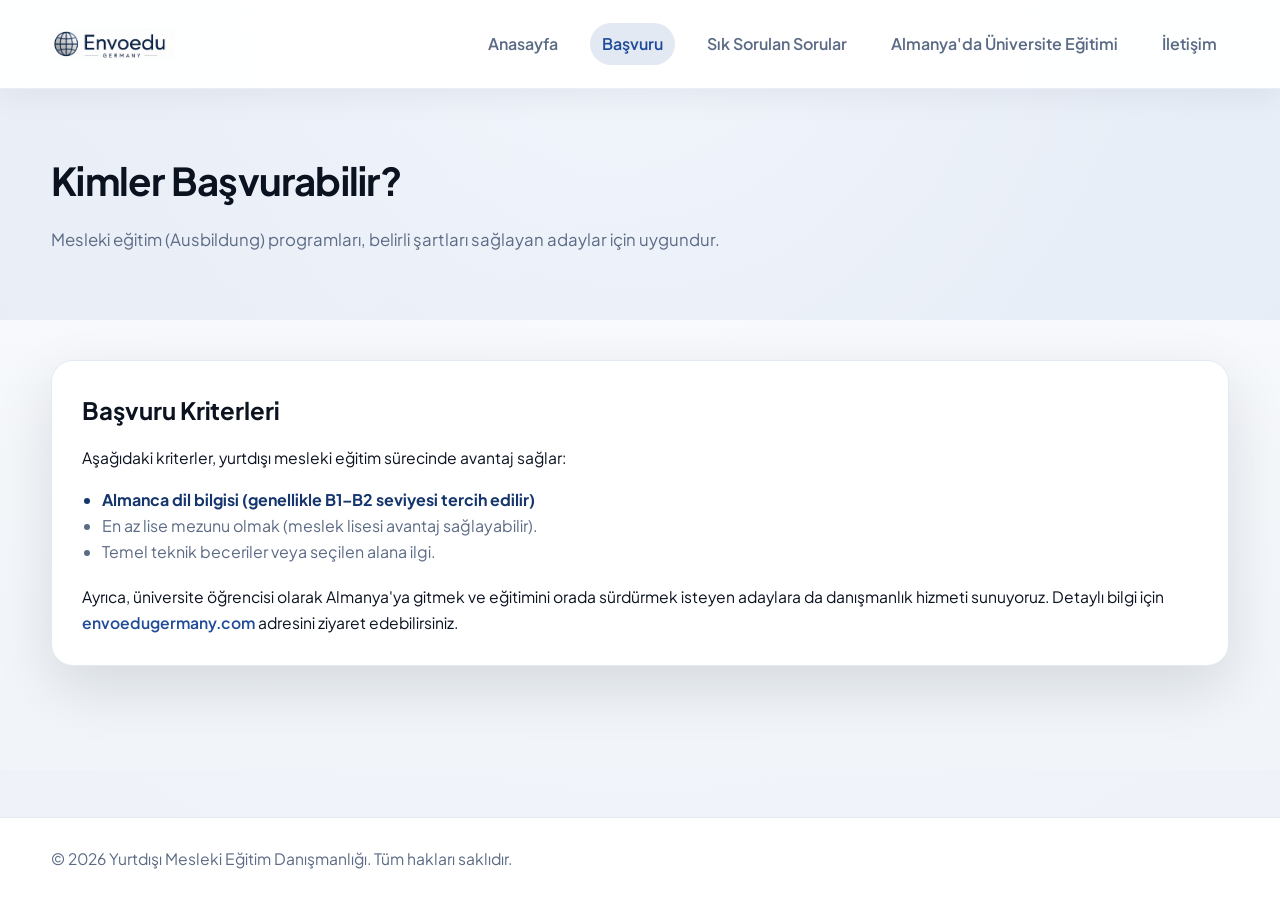
<file: basvuru.html>
<!doctype html>
<html lang="tr">
  <head>
    <meta charset="UTF-8" />
    <meta name="viewport" content="width=device-width, initial-scale=1" />
    <title>Kimler Başvurabilir? | Yurtdışı Mesleki Eğitim Danışmanlığı</title>
    <meta
      name="description"
      content="Almanya'da mesleki eğitim için başvuru kriterleri: B1 Almanca, lise mezunu, 18-45 yaş aralığı ve teknik beceriler."
    />
    <link rel="icon" type="image/png" href="assets/ikon.png" />
    <link rel="preconnect" href="https://fonts.googleapis.com" />
    <link rel="preconnect" href="https://fonts.gstatic.com" crossorigin />
    <link
      href="https://fonts.googleapis.com/css2?family=Plus+Jakarta+Sans:wght@300;400;500;600;700;800&display=swap"
      rel="stylesheet"
    />
    <link rel="stylesheet" href="styles.css" />
  </head>
  <body>
    <header class="site-header">
      <div class="container header-inner">
        <a href="index.html" class="brand" aria-label="Envoedu Germany anasayfa">
          <img src="assets/logo.png" alt="Envoedu Germany" class="brand-logo" />
        </a>
        <button class="menu-toggle" aria-label="Menüyü aç/kapat" aria-expanded="false" aria-controls="main-nav">
          <span></span>
          <span></span>
          <span></span>
        </button>
        <nav class="nav" id="main-nav" role="navigation" aria-label="Ana navigasyon">
          <a href="index.html" class="nav-link">Anasayfa</a>
          <a href="basvuru.html" class="nav-link active">Başvuru</a>
          <a href="forum.html" class="nav-link">Sık Sorulan Sorular</a>
          <a
            href="https://envoedugermany.com"
            class="nav-link"
            target="_blank"
            rel="noopener"
            title="Almanya'da üniversite okuma danışmanlığı"
          >
            Almanya'da Üniversite Eğitimi
          </a>
          <a href="iletisim.html" class="nav-link">İletişim</a>
        </nav>
      </div>
    </header>

    <main>
      <section class="page-hero">
        <div class="container">
          <h1>Kimler Başvurabilir?</h1>
          <p class="lead">
            Mesleki eğitim (Ausbildung) programları, belirli şartları sağlayan adaylar için uygundur.
          </p>
        </div>
      </section>

      <section class="content-section">
        <div class="container">
          <div class="content-card">
            <h2>Başvuru Kriterleri</h2>
            <p>Aşağıdaki kriterler, yurtdışı mesleki eğitim sürecinde avantaj sağlar:</p>
            <ul class="list">
              <li class="highlight-item"><strong>Almanca dil bilgisi (genellikle B1–B2 seviyesi tercih edilir)</strong></li>
              <li>En az lise mezunu olmak (meslek lisesi avantaj sağlayabilir).</li>
              <li>Temel teknik beceriler veya seçilen  alana ilgi.</li>
            </ul>
            <p style="margin-top: 18px;">
              Ayrıca, üniversite öğrencisi olarak Almanya'ya gitmek ve eğitimini orada sürdürmek
              isteyen adaylara da danışmanlık hizmeti sunuyoruz. Detaylı bilgi için
              <a href="https://envoedugermany.com" target="_blank" rel="noopener" class="text-link">envoedugermany.com</a>
              adresini ziyaret edebilirsiniz.
            </p>
          </div>
        </div>
      </section>
    </main>

    <footer class="site-footer">
      <div class="container footer-inner">
        <p>© 2026 Yurtdışı Mesleki Eğitim Danışmanlığı. Tüm hakları saklıdır.</p>
      </div>
    </footer>

    <script src="script.js"></script>
  </body>
</html>
</file>
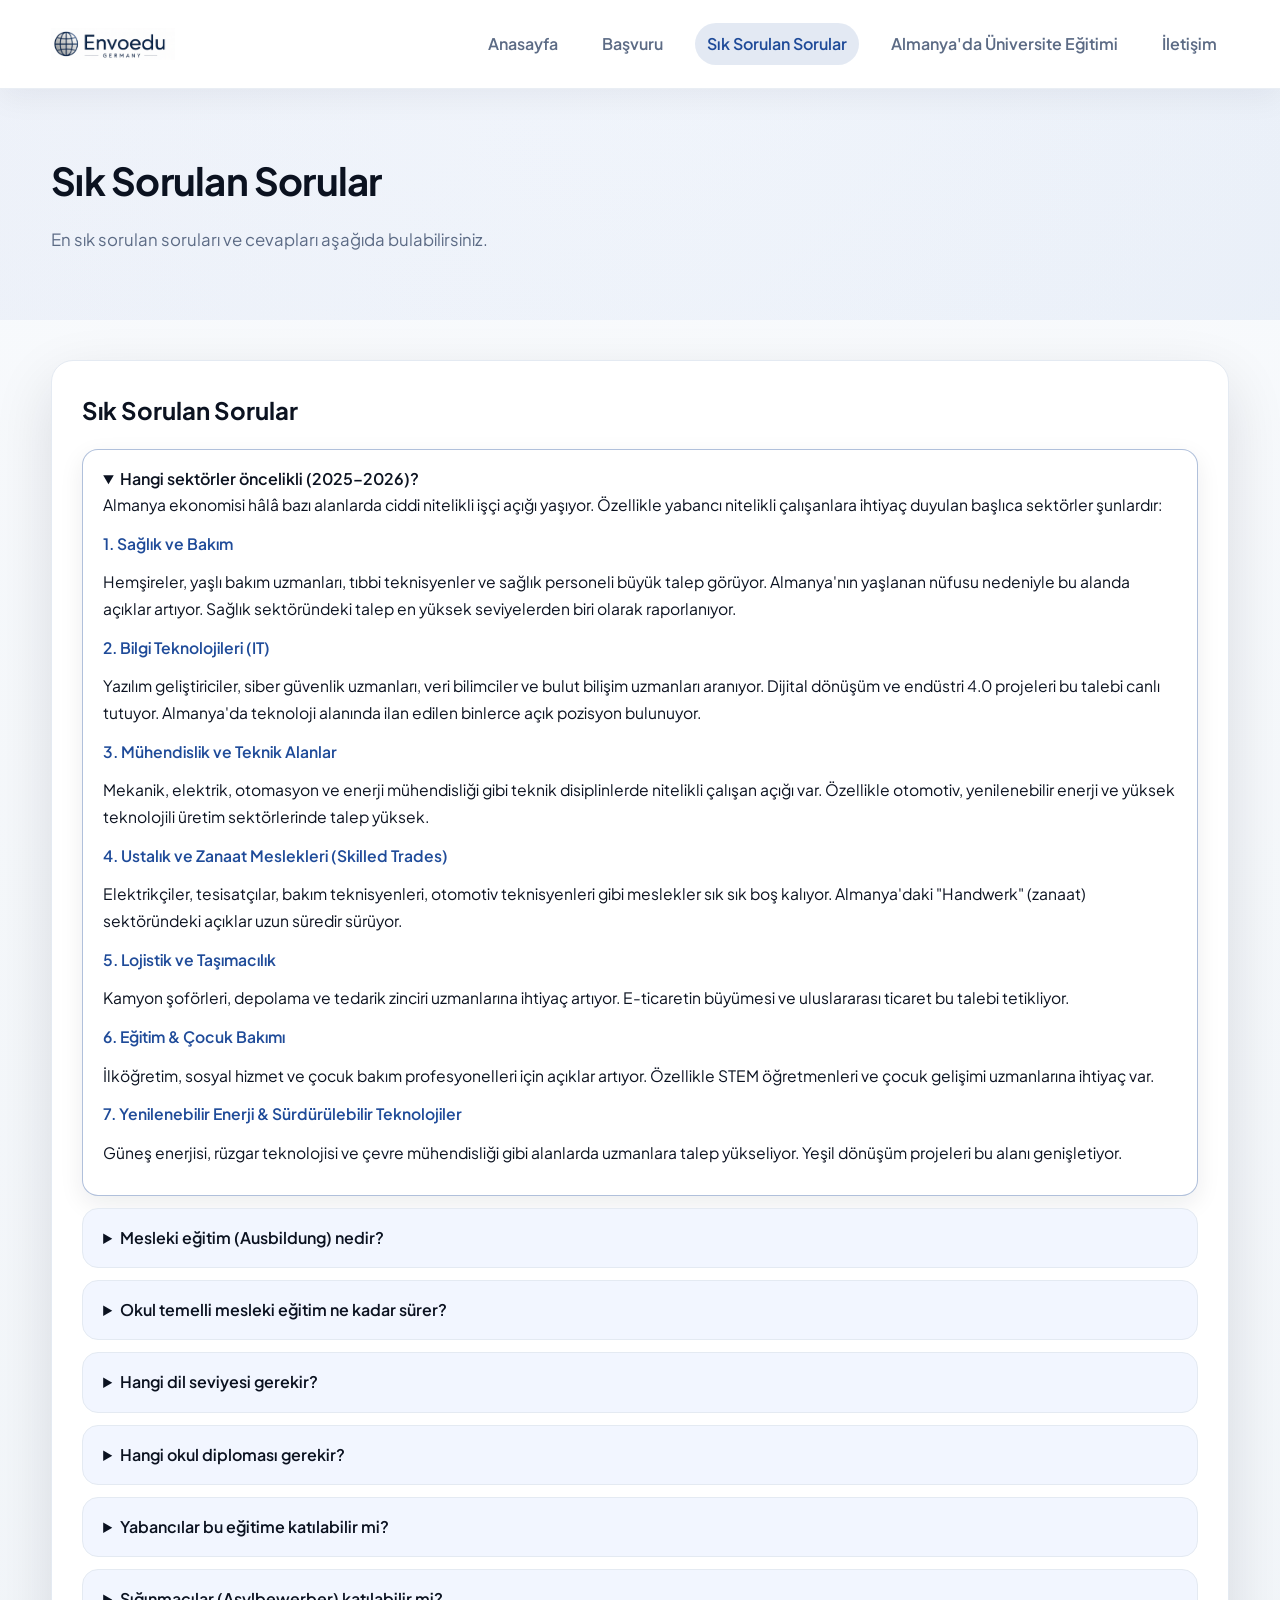
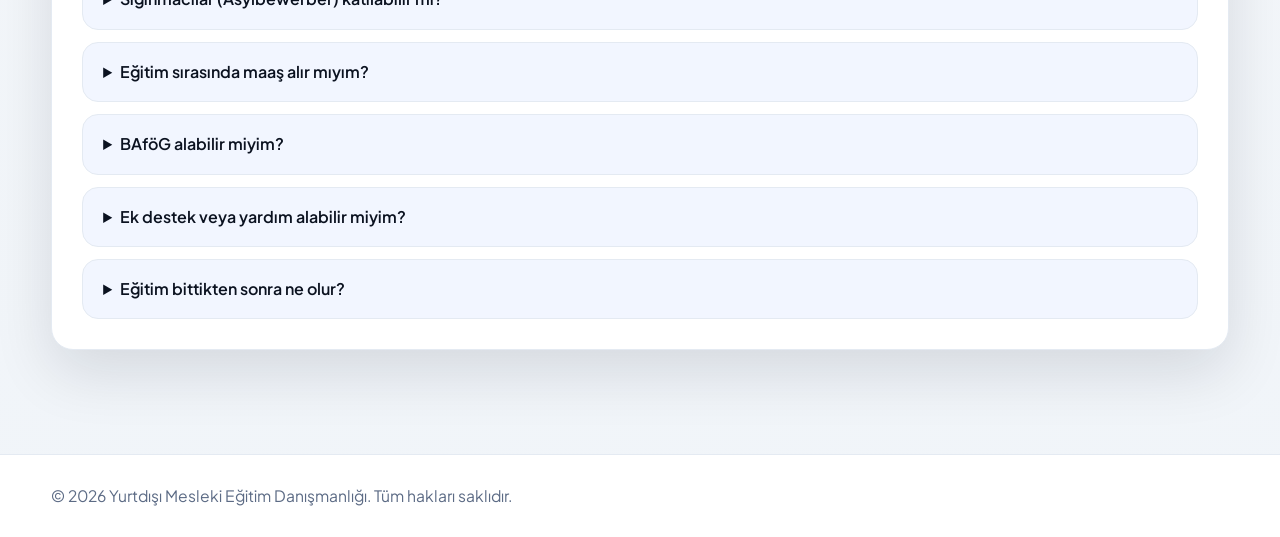
<file: forum.html>
<!doctype html>
<html lang="tr">
  <head>
    <meta charset="UTF-8" />
    <meta name="viewport" content="width=device-width, initial-scale=1" />
    <title>Sık Sorulan Sorular | Yurtdışı Mesleki Eğitim Danışmanlığı</title>
    <meta
      name="description"
      content="Almanya'da mesleki eğitim, başvuru süreci, dil gereksinimleri ve sektörler hakkında sık sorulan sorular ve cevaplar."
    />
    <link rel="icon" type="image/png" href="assets/ikon.png" />
    <link rel="preconnect" href="https://fonts.googleapis.com" />
    <link rel="preconnect" href="https://fonts.gstatic.com" crossorigin />
    <link
      href="https://fonts.googleapis.com/css2?family=Plus+Jakarta+Sans:wght@300;400;500;600;700;800&display=swap"
      rel="stylesheet"
    />
    <link rel="stylesheet" href="styles.css" />
  </head>
  <body>
    <header class="site-header">
      <div class="container header-inner">
        <a href="index.html" class="brand" aria-label="Envoedu Germany anasayfa">
          <img src="assets/logo.png" alt="Envoedu Germany" class="brand-logo" />
        </a>
        <button class="menu-toggle" aria-label="Menüyü aç/kapat" aria-expanded="false" aria-controls="main-nav">
          <span></span>
          <span></span>
          <span></span>
        </button>
        <nav class="nav" id="main-nav" role="navigation" aria-label="Ana navigasyon">
          <a href="index.html" class="nav-link">Anasayfa</a>
          <a href="basvuru.html" class="nav-link">Başvuru</a>
          <a href="forum.html" class="nav-link active">Sık Sorulan Sorular</a>
          <a
            href="https://envoedugermany.com"
            class="nav-link"
            target="_blank"
            rel="noopener"
            title="Almanya'da üniversite okuma danışmanlığı"
          >
            Almanya'da Üniversite Eğitimi
          </a>
          <a href="iletisim.html" class="nav-link">İletişim</a>
        </nav>
      </div>
    </header>

    <main>
      <section class="page-hero">
        <div class="container">
          <h1>Sık Sorulan Sorular</h1>
          <p class="lead">
            En sık sorulan soruları ve cevapları aşağıda bulabilirsiniz.
          </p>
        </div>
      </section>

      <section class="content-section">
        <div class="container">
          <div class="content-card">
            <h2>Sık Sorulan Sorular</h2>
            <div class="faq">
              <details open>
                <summary>Hangi sektörler öncelikli (2025–2026)?</summary>
                <p>
                  Almanya ekonomisi hâlâ bazı alanlarda ciddi nitelikli işçi açığı yaşıyor. Özellikle yabancı nitelikli çalışanlara ihtiyaç duyulan başlıca sektörler şunlardır:
                </p>
                <p><strong>1. Sağlık ve Bakım</strong></p>
                <p>
                  Hemşireler, yaşlı bakım uzmanları, tıbbi teknisyenler ve sağlık personeli büyük talep görüyor.
                  Almanya'nın yaşlanan nüfusu nedeniyle bu alanda açıklar artıyor.
                  Sağlık sektöründeki talep en yüksek seviyelerden biri olarak raporlanıyor.
                </p>
                <p><strong>2. Bilgi Teknolojileri (IT)</strong></p>
                <p>
                  Yazılım geliştiriciler, siber güvenlik uzmanları, veri bilimciler ve bulut bilişim uzmanları aranıyor.
                  Dijital dönüşüm ve endüstri 4.0 projeleri bu talebi canlı tutuyor.
                  Almanya'da teknoloji alanında ilan edilen binlerce açık pozisyon bulunuyor.
                </p>
                <p><strong>3. Mühendislik ve Teknik Alanlar</strong></p>
                <p>
                  Mekanik, elektrik, otomasyon ve enerji mühendisliği gibi teknik disiplinlerde nitelikli çalışan açığı var.
                  Özellikle otomotiv, yenilenebilir enerji ve yüksek teknolojili üretim sektörlerinde talep yüksek.
                </p>
                <p><strong>4. Ustalık ve Zanaat Meslekleri (Skilled Trades)</strong></p>
                <p>
                  Elektrikçiler, tesisatçılar, bakım teknisyenleri, otomotiv teknisyenleri gibi meslekler sık sık boş kalıyor.
                  Almanya'daki "Handwerk" (zanaat) sektöründeki açıklar uzun süredir sürüyor.
                </p>
                <p><strong>5. Lojistik ve Taşımacılık</strong></p>
                <p>
                  Kamyon şoförleri, depolama ve tedarik zinciri uzmanlarına ihtiyaç artıyor.
                  E-ticaretin büyümesi ve uluslararası ticaret bu talebi tetikliyor.
                </p>
                <p><strong>6. Eğitim & Çocuk Bakımı</strong></p>
                <p>
                  İlköğretim, sosyal hizmet ve çocuk bakım profesyonelleri için açıklar artıyor.
                  Özellikle STEM öğretmenleri ve çocuk gelişimi uzmanlarına ihtiyaç var.
                </p>
                <p><strong>7. Yenilenebilir Enerji & Sürdürülebilir Teknolojiler</strong></p>
                <p>
                  Güneş enerjisi, rüzgar teknolojisi ve çevre mühendisliği gibi alanlarda uzmanlara talep yükseliyor.
                  Yeşil dönüşüm projeleri bu alanı genişletiyor.
                </p>
              </details>
              <details>
                <summary>Mesleki eğitim (Ausbildung) nedir?</summary>
                <p>
                  Mesleki eğitim, Almanya'da bir meslek öğrenmek için yapılan resmi bir eğitimdir.
                  İki farklı türü vardır:
                </p>
                <p><strong>İkili sistem (Duale Ausbildung)</strong><br>
                → Haftanın bir kısmı okulda, bir kısmı şirkette çalışarak yapılır.<br>
                → Maaş alınır.</p>
                <p><strong>Okul temelli mesleki eğitim (Schulische Ausbildung)</strong><br>
                → Eğitim tamamen okulda olur.<br>
                → Genelde maaş yoktur.</p>
                <p>Bu sayfa ve SSS, okul temelli mesleki eğitim içindir.</p>
              </details>
              <details>
                <summary>Okul temelli mesleki eğitim ne kadar sürer?</summary>
                <p>
                  Eğitim süresi mesleğe göre değişir:
                </p>
                <ul>
                  <li>1 yıl</li>
                  <li>2 yıl</li>
                  <li>3 yıl</li>
                  <li>Nadiren 3,5 yıl</li>
                </ul>
                <p><strong>Örnek meslekler:</strong></p>
                <ul>
                  <li>Sağlık ve bakım meslekleri</li>
                  <li>Sosyal hizmetler</li>
                  <li>Teknik okul meslekleri</li>
                  <li>Tasarım, kozmetik, çocuk gelişimi vb.</li>
                </ul>
              </details>
              <details>
                <summary>Hangi dil seviyesi gerekir?</summary>
                <p>
                  Eğitim dili tamamen Almancadır.
                </p>
                <p><strong>Genel olarak:</strong></p>
                <ul>
                  <li>Minimum: B1</li>
                  <li>Tercih edilen: B2</li>
                </ul>
                <p><strong>Önemli:</strong></p>
                <ul>
                  <li>Sınavlar Almanca yapılır</li>
                  <li>Ders kitapları Almancadır</li>
                  <li>Staj ve pratik derslerde Almanca konuşmanız gerekir</li>
                </ul>
                <p>Bazı okullar resmi sertifika istemez ama mülakatta Almanca seviyenizi test eder.</p>
              </details>
              <details>
                <summary>Hangi okul diploması gerekir?</summary>
                <p><strong>Genellikle istenenler:</strong></p>
                <p><strong>Almanya'da:</strong></p>
                <ul>
                  <li>Hauptschule</li>
                  <li>Realschule</li>
                  <li>Abitur</li>
                </ul>
                <p><strong>Yurtdışından diploma varsa:</strong></p>
                <ul>
                  <li>Diplomanın Almanya'da denkliği yapılmalıdır</li>
                  <li>Denklik için eyalet kurumları veya okul yönlendirir</li>
                </ul>
                <p>Diploma türü, seçilen mesleğe göre değişebilir.</p>
              </details>
              <details>
                <summary>Yabancılar bu eğitime katılabilir mi?</summary>
                <p>Evet, yabancılar da katılabilir.</p>
                <p>Ama şunlara dikkat edilmelidir:</p>
                <ul>
                  <li>🇪🇺 AB vatandaşları → Serbest</li>
                  <li>AB dışı ülkeler → Eğitim amaçlı oturum izni veya Ausbildung vizesi</li>
                </ul>
                <p>Oturum izni genelde eğitim süresi boyunca verilir.</p>
              </details>
              <details>
                <summary>Sığınmacılar (Asylbewerber) katılabilir mi?</summary>
                <p>Duruma göre evet:</p>
                <ul>
                  <li>Oturum statüsü</li>
                  <li>Çalışma izni</li>
                  <li>Eyalet kuralları</li>
                </ul>
                <p>belirleyici olur.</p>
                <p><strong>Detaylı bilgi için:</strong></p>
                <ul>
                  <li>Yabancılar Dairesi (Ausländerbehörde)</li>
                  <li>Danışmanlık merkezleri</li>
                </ul>
              </details>
              <details>
                <summary>Eğitim sırasında maaş alır mıyım?</summary>
                <p>Çoğu okul temelli mesleki eğitimde maaş YOKTUR.</p>
                <p>Ama istisnalar vardır:</p>
                <p><strong>Sağlık ve bakım alanları</strong> (ör. hemşirelik, yaşlı bakımı)</p>
                <p>Uzun süreli zorunlu pratik içeren bölümler</p>
                <p>Bu alanlarda:</p>
                <p>Aylık 800 € – 1.300 € brutto arası ödeme olabilir (okul ve eyalete göre değişir)</p>
              </details>
              <details>
                <summary>BAföG alabilir miyim?</summary>
                <p>Evet, şartları sağlarsan Schüler-BAföG alabilirsin.</p>
                <p><strong>Özellikleri:</strong></p>
                <ul>
                  <li>Geri ödemesizdir</li>
                  <li>Aile gelirine bağlıdır</li>
                  <li>Herkes alamaz (oturum türü önemli)</li>
                </ul>
                <p><strong>2026 itibarıyla:</strong></p>
                <p>Maksimum yaklaşık 990 € – 1.000 € / ay</p>
                <p><strong>BAföG başvurusu için:</strong></p>
                <ul>
                  <li>BAföG-Amt (öğrenci işleri)</li>
                  <li>Resmi formlar gerekir</li>
                </ul>
              </details>
              <details>
                <summary>Ek destek veya yardım alabilir miyim?</summary>
                <p>Evet.</p>
                <p>Şuralardan destek alabilirsin:</p>
                <ul>
                  <li><strong>Bundesagentur für Arbeit</strong><br>
                  → Ücretsiz danışmanlık<br>
                  → Meslek seçimi ve başvuru yardımı</li>
                  <li>Sosyal danışma merkezleri</li>
                  <li>Göçmen danışma ofisleri</li>
                </ul>
              </details>
              
              <details>
                <summary>Eğitim bittikten sonra ne olur?</summary>
                <p>Eğitimi başarıyla bitirirsen:</p>
                <ul>
                  <li>Resmi meslek diploması alırsın</li>
                  <li>Almanya genelinde geçerli olur</li>
                  <li>İş bulma şansın artar</li>
                  <li>Oturum uzatma veya çalışma izni için avantaj sağlar</li>
                </ul>
                <p>Bazı mesleklerde:</p>
                <ul>
                  <li>İleri eğitim (Weiterbildung)</li>
                  <li>Üniversiteye geçiş</li>
                </ul>
                <p>de mümkündür.</p>
              </details>
            </div>
          </div>
        </div>
      </section>
    </main>

    <footer class="site-footer">
      <div class="container footer-inner">
        <p>© 2026 Yurtdışı Mesleki Eğitim Danışmanlığı. Tüm hakları saklıdır.</p>
      </div>
    </footer>

    <script src="script.js"></script>
  </body>
</html>
</file>
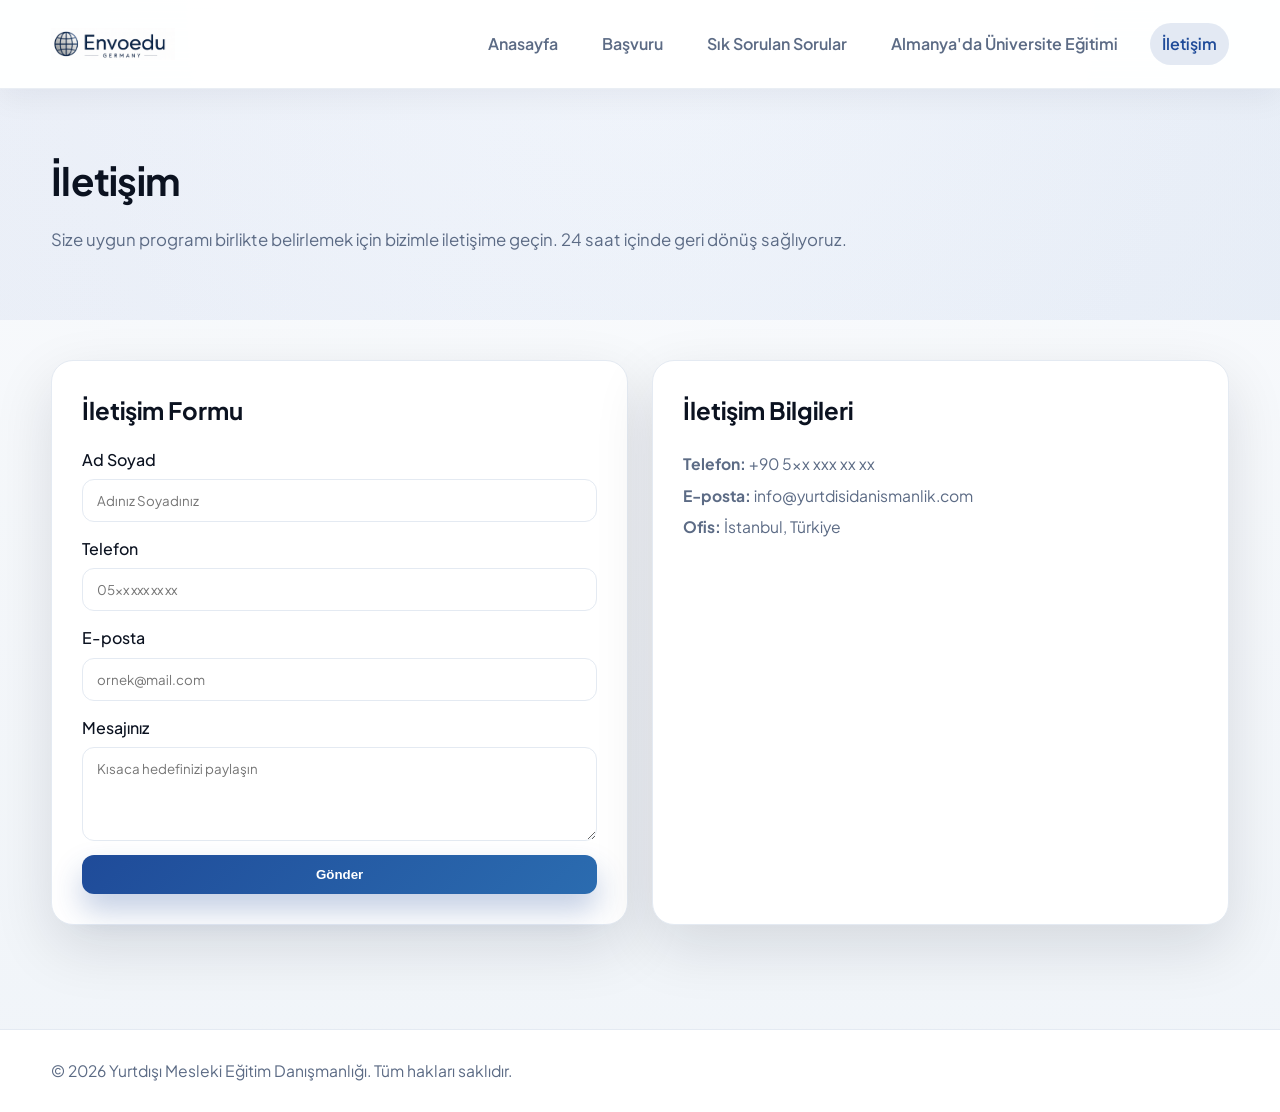
<file: iletisim.html>
<!doctype html>
<html lang="tr">
  <head>
    <meta charset="UTF-8" />
    <meta name="viewport" content="width=device-width, initial-scale=1" />
    <title>İletişim | Yurtdışı Mesleki Eğitim Danışmanlığı</title>
    <meta
      name="description"
      content="Almanya'da mesleki eğitim ve çalışma fırsatları hakkında bilgi almak için bizimle iletişime geçin."
    />
    <link rel="icon" type="image/png" href="assets/ikon.png" />
    
    <link rel="preconnect" href="https://fonts.googleapis.com" />
    <link rel="preconnect" href="https://fonts.gstatic.com" crossorigin />
    <link
      href="https://fonts.googleapis.com/css2?family=Plus+Jakarta+Sans:wght@300;400;500;600;700;800&display=swap"
      rel="stylesheet"
    />
    <link rel="stylesheet" href="styles.css" />
  </head>
  <body>
    <header class="site-header">
      <div class="container header-inner">
        <a href="index.html" class="brand" aria-label="Envoedu Germany anasayfa">
          <img src="assets/logo.png" alt="Envoedu Germany" class="brand-logo" />
        </a>
        <button class="menu-toggle" aria-label="Menüyü aç/kapat" aria-expanded="false" aria-controls="main-nav">
          <span></span>
          <span></span>
          <span></span>
        </button>
        <nav class="nav" id="main-nav" role="navigation" aria-label="Ana navigasyon">
          <a href="index.html" class="nav-link">Anasayfa</a>
          <a href="basvuru.html" class="nav-link">Başvuru</a>
          <a href="forum.html" class="nav-link">Sık Sorulan Sorular</a>
          <a
            href="https://envoedugermany.com"
            class="nav-link"
            target="_blank"
            rel="noopener"
            title="Almanya'da üniversite okuma danışmanlığı"
          >
            Almanya'da Üniversite Eğitimi
          </a>
          <a href="iletisim.html" class="nav-link active">İletişim</a>
        </nav>
      </div>
    </header>

    <main>
      <section class="page-hero">
        <div class="container">
          <h1>İletişim</h1>
          <p class="lead">
            Size uygun programı birlikte belirlemek için bizimle iletişime
            geçin. 24 saat içinde geri dönüş sağlıyoruz.
          </p>
        </div>
      </section>

      <section class="content-section">
        <div class="container">
          <div class="content-grid">
            <div class="content-card">
              <h2>İletişim Formu</h2>
              <form class="contact-form">
                <label>
                  Ad Soyad
                  <input type="text" name="name" placeholder="Adınız Soyadınız" required />
                </label>
                <label>
                  Telefon
                  <input type="tel" name="phone" placeholder="05xx xxx xx xx" required />
                </label>
                <label>
                  E-posta
                  <input type="email" name="email" placeholder="ornek@mail.com" required />
                </label>
                <label>
                  Mesajınız
                  <textarea name="message" rows="4" placeholder="Kısaca hedefinizi paylaşın" required></textarea>
                </label>
                <button type="submit" class="primary">Gönder</button>
              </form>
            </div>
            <div class="content-card">
              <h2>İletişim Bilgileri</h2>
              <div class="contact-info">
                <p><strong>Telefon:</strong> +90 5xx xxx xx xx</p>
                <p><strong>E-posta:</strong> info@yurtdisidanismanlik.com</p>
                <p><strong>Ofis:</strong> İstanbul, Türkiye</p>
              </div>
            </div>
          </div>
        </div>
      </section>
    </main>

    <footer class="site-footer">
      <div class="container footer-inner">
        <p>© 2026 Yurtdışı Mesleki Eğitim Danışmanlığı. Tüm hakları saklıdır.</p>
      </div>
    </footer>

    <script src="script.js"></script>
  </body>
</html>
</file>
<file: styles.css>
:root {
  color-scheme: light;
  --bg: #f6f8fc;
  --surface: #ffffff;
  --surface-2: #f2f6ff;
  --primary: #1f4b99;
  --primary-dark: #15356d;
  --accent: #f59e0b;
  --text: #0b1220;
  --muted: #5c6b85;
  --border: #e4eaf2;
  --shadow: 0 22px 60px rgba(11, 18, 32, 0.12);
  --shadow-soft: 0 8px 24px rgba(15, 23, 42, 0.08);
}

* {
  box-sizing: border-box;
  margin: 0;
  padding: 0;
}

body {
  font-family: "Plus Jakarta Sans", system-ui, -apple-system, sans-serif;
  background: radial-gradient(circle at top, #f9fbff 0%, #f2f5fb 45%, #eef2f8 100%);
  color: var(--text);
  line-height: 1.65;
  min-height: 100vh;
  display: flex;
  flex-direction: column;
}

h1,
h2,
h3 {
  color: var(--text);
  font-weight: 700;
}

p {
  font-size: 0.98rem;
}

img {
  max-width: 100%;
  vertical-align: middle;
}

a {
  color: inherit;
  text-decoration: none;
}

.text-link {
  color: var(--primary);
  font-weight: 600;
}

.text-link:hover {
  color: #f97316;
}

main {
  flex: 1;
}

.container {
  width: min(1180px, 92vw);
  margin: 0 auto;
}

/* HEADER */
.site-header {
  background: rgba(255, 255, 255, 0.92);
  backdrop-filter: blur(18px);
  position: sticky;
  top: 0;
  z-index: 10;
  border-bottom: 1px solid rgba(228, 234, 242, 0.8);
  box-shadow: 0 10px 30px rgba(15, 23, 42, 0.05);
  overflow: hidden;
}

.header-inner {
  display: flex;
  align-items: center;
  justify-content: space-between;
  height: 88px;
  gap: 24px;
  padding: 0;
}

.brand {
  display: flex;
  align-items: center;
  height: 100%;
  flex-shrink: 0;
  overflow: hidden;
}

.brand-logo {
  display: block;
  height: 32px;
  width: auto;
  max-width: 100%;
  object-fit: contain;
}

.brand-badge {
  width: 48px;
  height: 48px;
  border-radius: 16px;
  background: linear-gradient(135deg, #1f4b99, #2b6cb0);
  color: #fff;
  display: grid;
  place-items: center;
  font-weight: 700;
  letter-spacing: 1px;
  box-shadow: 0 10px 20px rgba(31, 75, 153, 0.25);
}

.brand-title {
  font-weight: 600;
  font-size: 1.05rem;
}

.brand-subtitle {
  color: var(--muted);
  font-size: 0.85rem;
}

.nav {
  display: flex;
  align-items: center;
  gap: 20px;
  flex-wrap: wrap;
  transition: max-height 0.3s ease, opacity 0.3s ease;
}

.nav-link {
  font-weight: 600;
  color: var(--muted);
  transition: color 0.2s ease, background 0.2s ease;
  padding: 8px 12px;
  border-radius: 999px;
}

.nav-link:hover {
  color: var(--primary);
  background: rgba(31, 75, 153, 0.08);
}

.nav-link.active {
  color: var(--primary);
  background: rgba(31, 75, 153, 0.12);
}

/* HERO */
.hero {
  padding: 90px 0 70px;
}

.hero-grid {
  display: grid;
  gap: 40px;
  grid-template-columns: repeat(auto-fit, minmax(280px, 1fr));
  align-items: center;
}

.hero-content h1 {
  font-size: clamp(2.2rem, 3.2vw, 3.4rem);
  margin-bottom: 18px;
  letter-spacing: -0.02em;
}

.eyebrow {
  color: var(--primary);
  font-weight: 600;
  margin-bottom: 12px;
  text-transform: uppercase;
  letter-spacing: 0.12em;
  font-size: 0.75rem;
}

.lead {
  color: var(--muted);
  margin-bottom: 26px;
  font-size: 1.05rem;
}

.hero-actions {
  display: flex;
  gap: 12px;
  flex-wrap: wrap;
  margin-bottom: 24px;
}

.primary,
.ghost,
a.primary,
a.ghost {
  border: none;
  padding: 12px 22px;
  border-radius: 12px;
  font-weight: 600;
  cursor: pointer;
  transition: transform 0.2s ease, box-shadow 0.2s ease, background 0.2s ease;
  display: inline-block;
  text-decoration: none;
}

.primary {
  background: linear-gradient(135deg, #1f4b99, #2b6cb0);
  color: #fff;
  box-shadow: 0 16px 30px rgba(31, 75, 153, 0.28);
}

.primary:hover {
  transform: translateY(-2px);
  box-shadow: 0 22px 40px rgba(31, 75, 153, 0.32);
}

.ghost {
  background: rgba(255, 255, 255, 0.9);
  color: var(--primary);
  border: 1px solid var(--border);
}

.hero-highlights {
  display: grid;
  gap: 14px;
  grid-template-columns: repeat(auto-fit, minmax(140px, 1fr));
}

.hero-highlights div {
  background: var(--surface);
  padding: 18px;
  border-radius: 18px;
  border: 1px solid var(--border);
  box-shadow: var(--shadow-soft);
}

.hero-highlights h3 {
  color: var(--primary);
  font-size: 1.2rem;
  margin-bottom: 4px;
}

.hero-card {
  background: var(--surface);
  padding: 30px;
  border-radius: 24px;
  box-shadow: var(--shadow);
  border: 1px solid var(--border);
  transition: transform 0.2s ease, box-shadow 0.2s ease;
}

.hero-card h2 {
  font-size: 1.3rem;
  margin-bottom: 14px;
}

.hero-card ul {
  list-style: none;
  display: grid;
  gap: 12px;
  margin-bottom: 20px;
}

.hero-card:hover {
  transform: translateY(-4px);
  box-shadow: 0 26px 60px rgba(15, 23, 42, 0.18);
}

.hero-card li::before {
  content: "✔";
  color: var(--primary);
  margin-right: 8px;
}

/* CONTENT */
.info-grid {
  margin-top: 20px;
  display: grid;
  gap: 18px;
  grid-template-columns: repeat(auto-fit, minmax(200px, 1fr));
}

.info-grid div {
  padding: 18px;
  border: 1px solid var(--border);
  border-radius: 16px;
  background: var(--surface-2);
  transition: transform 0.2s ease, box-shadow 0.2s ease, border-color 0.2s ease;
}

.info-grid div:hover {
  transform: translateY(-3px);
  box-shadow: var(--shadow-soft);
  border-color: rgba(31, 75, 153, 0.35);
}

.list {
  margin: 16px 0 0;
  padding-left: 20px;
  color: var(--muted);
}

.note {
  margin-top: 18px;
  padding: 16px;
  background: rgba(245, 158, 11, 0.18);
  border-radius: 16px;
  color: #4d2f0d;
}

.list .highlight-item {
  color: var(--primary-dark);
  font-weight: 700;
}

.faq {
  display: grid;
  gap: 12px;
  margin-top: 18px;
}

.faq details {
  background: var(--surface-2);
  border-radius: 16px;
  padding: 16px 20px;
  border: 1px solid var(--border);
  transition: border-color 0.2s ease, box-shadow 0.2s ease, background 0.2s ease;
}

.faq summary {
  font-weight: 600;
  cursor: pointer;
}

.faq details[open] {
  background: #fff;
  box-shadow: var(--shadow-soft);
  border-color: rgba(31, 75, 153, 0.35);
}

.faq details p {
  margin-bottom: 12px;
  line-height: 1.7;
}

.faq details ul,
.faq details ol {
  margin: 12px 0;
  padding-left: 24px;
  line-height: 1.7;
}

.faq details li {
  margin-bottom: 6px;
}

.faq details strong {
  color: var(--primary);
  font-weight: 600;
}

.contact-form {
  margin-top: 16px;
  display: grid;
  gap: 14px;
}

.form-notification {
  margin-top: 16px;
  padding: 12px 14px;
  border-radius: 14px;
  font-size: 0.95rem;
  display: flex;
  align-items: flex-start;
  gap: 10px;
  border: 1px solid transparent;
}

.form-notification--error {
  background: rgba(220, 38, 38, 0.06);
  border-color: rgba(220, 38, 38, 0.35);
  color: #7f1d1d;
}

.form-notification--success {
  background: rgba(22, 163, 74, 0.06);
  border-color: rgba(22, 163, 74, 0.35);
  color: #065f46;
}

.form-notification-icon {
  font-weight: 700;
}

.contact-form label {
  display: grid;
  gap: 6px;
  font-weight: 500;
}

.contact-form input,
.contact-form textarea {
  padding: 12px 14px;
  border-radius: 12px;
  border: 1px solid var(--border);
  font-family: inherit;
  background: #fff;
  transition: border 0.2s ease, box-shadow 0.2s ease;
}

.contact-form input:focus,
.contact-form textarea:focus {
  outline: none;
  border-color: rgba(31, 75, 153, 0.4);
  box-shadow: 0 0 0 4px rgba(31, 75, 153, 0.12);
}

.contact-info {
  margin-top: 20px;
  color: var(--muted);
  display: grid;
  gap: 6px;
}

/* PAGE */
.page-hero {
  padding: 60px 0 40px;
  background: linear-gradient(135deg, rgba(31, 75, 153, 0.03), rgba(43, 108, 176, 0.05));
}

.page-hero h1 {
  font-size: clamp(2rem, 3vw, 2.8rem);
  margin-bottom: 14px;
  letter-spacing: -0.02em;
}

.content-section {
  padding: 40px 0 80px;
}

.content-section:nth-of-type(even) {
  background: linear-gradient(180deg, rgba(248, 250, 252, 0.8), rgba(241, 245, 249, 0.9));
}

.content-card {
  background: var(--surface);
  padding: 30px;
  border-radius: 22px;
  box-shadow: var(--shadow);
  border: 1px solid var(--border);
  margin-bottom: 24px;
  transition: transform 0.2s ease, box-shadow 0.2s ease, border-color 0.2s ease;
}

.content-card h2 {
  margin-bottom: 14px;
}

.content-grid {
  display: grid;
  gap: 24px;
  grid-template-columns: repeat(auto-fit, minmax(300px, 1fr));
}

.photo-grid {
  margin-top: 22px;
  display: grid;
  gap: 20px;
  grid-template-columns: repeat(auto-fit, minmax(260px, 1fr));
}

.photo-card {
  border-radius: 20px;
  overflow: hidden;
  background: var(--surface);
  box-shadow: var(--shadow-soft);
  border: 1px solid var(--border);
}

.photo-card img {
  display: block;
  width: 100%;
  height: 200px;
  object-fit: cover;
}

.photo-card figcaption {
  padding: 12px 16px 14px;
  font-size: 0.9rem;
  color: var(--muted);
}

/* HOME SECTIONS */
.home-section {
  padding-top: 10px;
}

.home-intro-grid {
  align-items: stretch;
}

.home-photo-card {
  position: relative;
}

.home-photo {
  margin-top: 16px;
  border-radius: 18px;
  height: 180px;
  background:
    radial-gradient(circle at top left, rgba(31, 75, 153, 0.35), transparent 55%),
    radial-gradient(circle at bottom right, rgba(245, 158, 11, 0.5), transparent 60%),
    linear-gradient(135deg, #0f172a, #1e293b);
  box-shadow: var(--shadow-soft);
  position: relative;
  overflow: hidden;
}

.home-photo::after {
  content: "Uygulamalı eğitim alanı";
  position: absolute;
  left: 16px;
  bottom: 14px;
  padding: 6px 12px;
  border-radius: 999px;
  background: rgba(15, 23, 42, 0.85);
  color: #e5e7eb;
  font-size: 0.8rem;
}

.home-photo-caption {
  margin-top: 10px;
  font-size: 0.85rem;
  color: var(--muted);
}

.home-steps .content-card {
  margin-top: 0;
}

.steps-list {
  list-style: none;
  margin-top: 10px;
  display: grid;
  gap: 18px;
}

.steps-list li {
  padding: 14px 16px;
  border-radius: 18px;
  border: 1px solid var(--border);
  background: var(--surface-2);
}

.steps-list h3 {
  margin-bottom: 6px;
  font-size: 1.05rem;
  color: var(--primary-dark);
}

.home-metrics-card {
  display: grid;
  gap: 26px;
}

.home-metrics-grid {
  display: grid;
  gap: 18px;
  grid-template-columns: repeat(auto-fit, minmax(180px, 1fr));
}

.home-metrics-grid h3 {
  font-size: 1.4rem;
  color: var(--primary-dark);
  margin-bottom: 4px;
}

.home-metrics-grid p {
  color: var(--muted);
}

.home-metrics-cta {
  display: flex;
  flex-wrap: wrap;
  align-items: center;
  justify-content: space-between;
  gap: 16px;
}

.home-metrics-cta p {
  max-width: 520px;
}

/* FOOTER */
.site-footer {
  border-top: 1px solid var(--border);
  padding: 28px 0;
  background: #fff;
  margin-top: auto;
}

.footer-inner {
  display: flex;
  flex-direction: row;
  align-items: center;
  justify-content: space-between;
  gap: 12px;
  color: var(--muted);
  font-size: 0.9rem;
}

/* MOBILE MENU */
.menu-toggle {
  display: none;
  background: none;
  border: none;
  cursor: pointer;
  padding: 8px;
  flex-direction: column;
  gap: 4px;
}

.menu-toggle span {
  width: 24px;
  height: 3px;
  background: var(--primary);
  border-radius: 2px;
  transition: all 0.3s ease;
}

@media (max-width: 720px) {
  .header-inner {
    height: auto;
    min-height: 88px;
    flex-wrap: wrap;
    padding: 12px 0;
  }

  .brand {
    height: auto;
  }

  .brand-logo {
    height: 28px;
  }

  .menu-toggle {
    display: flex;
    margin-left: auto;
  }

  .nav {
    width: 100%;
    max-height: 0;
    overflow: hidden;
    opacity: 0;
    flex-direction: column;
    align-items: flex-start;
    gap: 8px;
    padding-top: 0;
  }

  .nav.open {
    max-height: 500px;
    opacity: 1;
    padding-top: 16px;
    padding-bottom: 8px;
  }

  .hero {
    padding-top: 55px;
  }

  .hero-grid {
    grid-template-columns: 1fr;
  }

  .content-grid {
    grid-template-columns: 1fr;
  }

  .hero-actions {
    flex-direction: column;
  }

  .primary,
  .ghost {
    width: 100%;
    text-align: center;
  }

  .contact-form {
    gap: 12px;
  }
}

@media (max-width: 480px) {
  .container {
    width: 95vw;
  }

  .brand-logo {
    height: 24px;
  }

  .brand-title {
    font-size: 0.95rem;
  }

  .brand-subtitle {
    font-size: 0.75rem;
  }

  .hero-content h1 {
    font-size: clamp(1.6rem, 2.5vw, 2.2rem);
  }

  .page-hero h1 {
    font-size: clamp(1.4rem, 2vw, 1.8rem);
  }

  .hero-card {
    padding: 20px;
  }

  .content-card {
    padding: 20px;
  }

  .info-grid {
    grid-template-columns: 1fr;
  }

  .faq details {
    padding: 12px 16px;
  }

  .contact-form label {
    gap: 4px;
  }

  .contact-form input,
  .contact-form textarea {
    padding: 10px 12px;
  }
}
</file>
